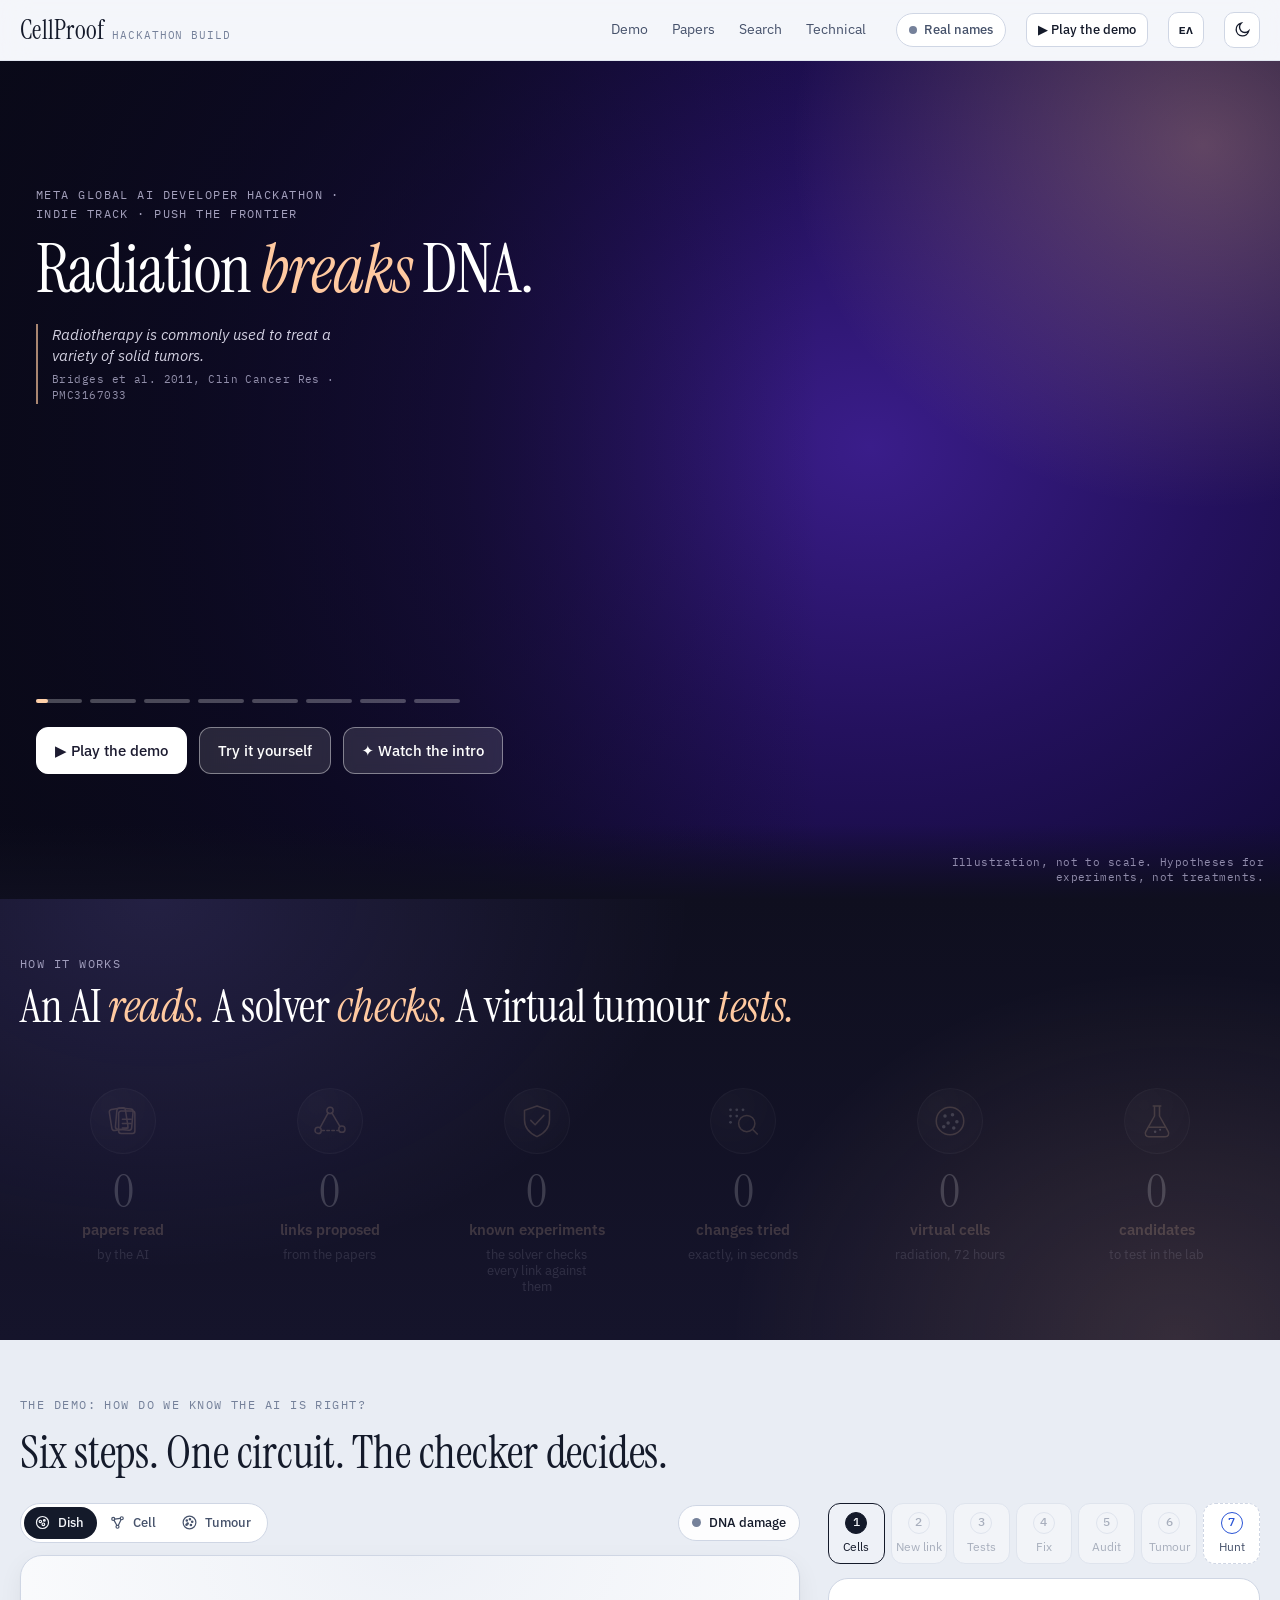
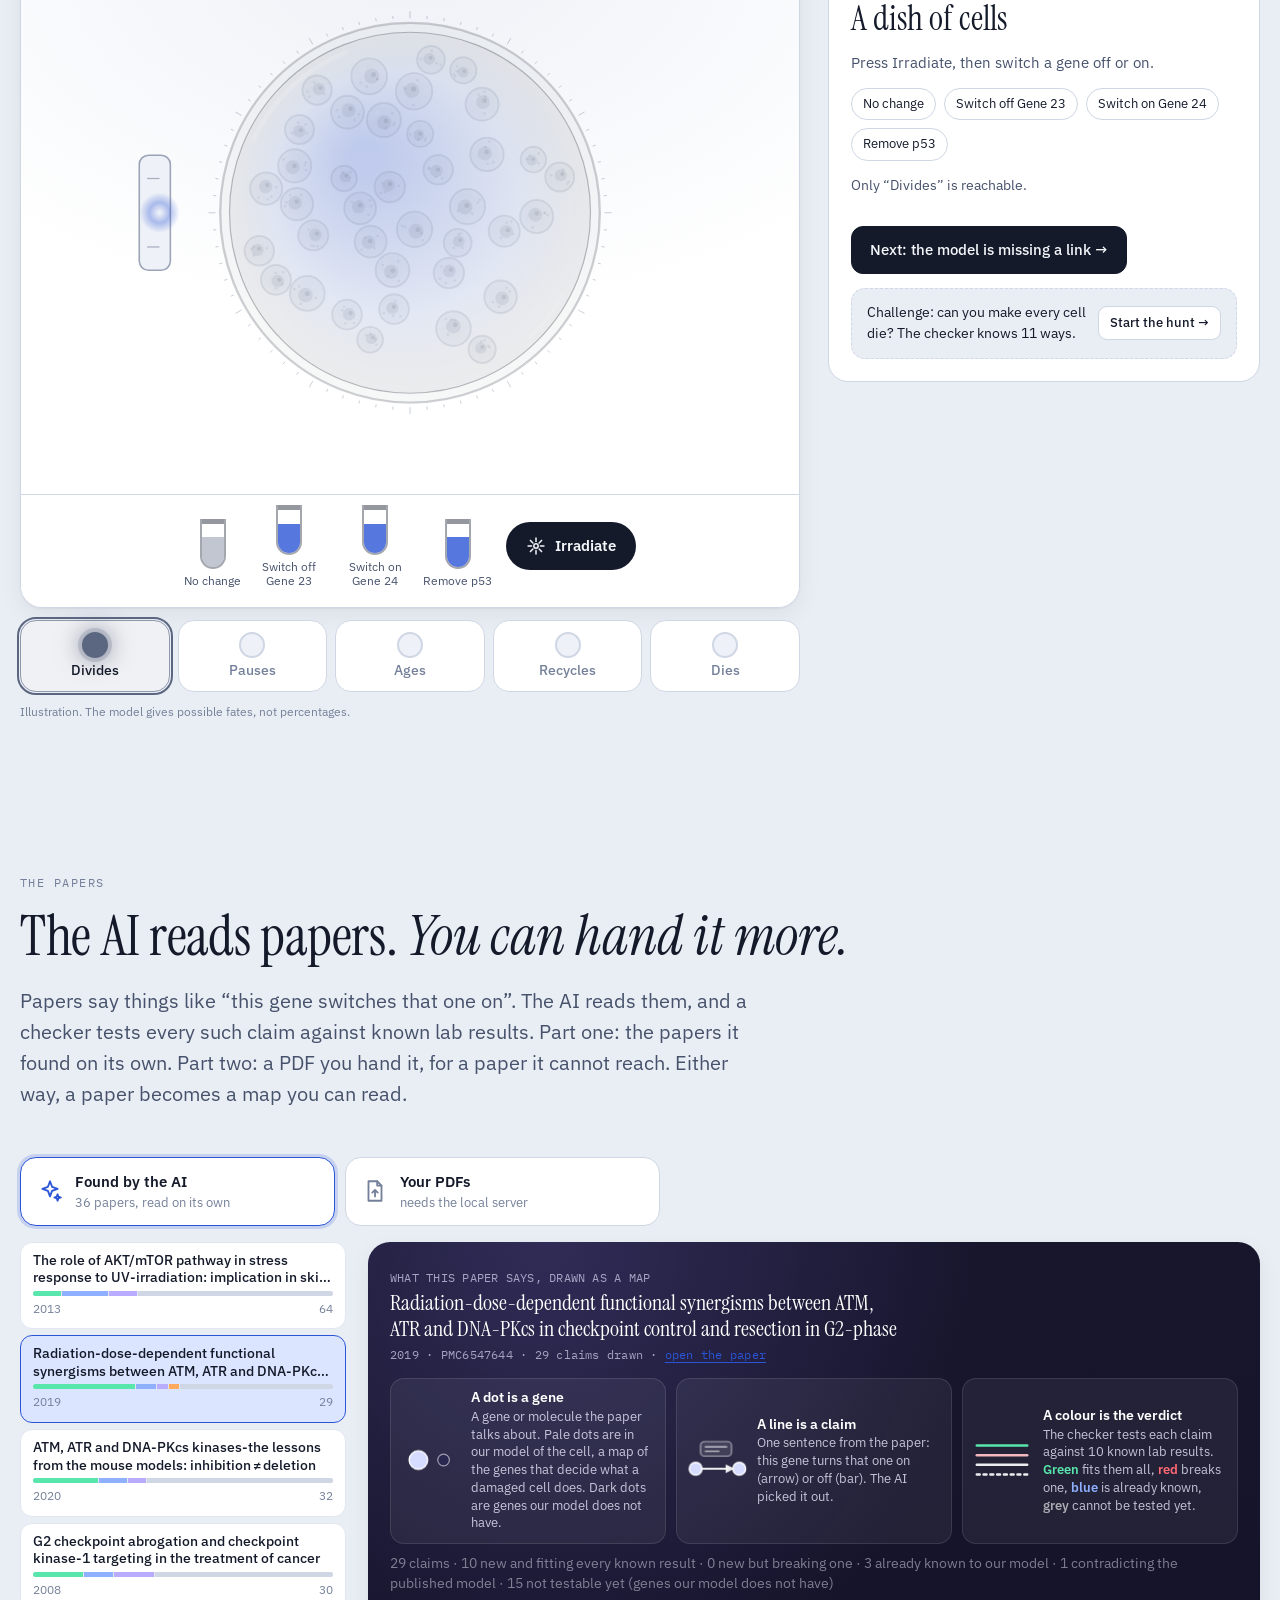
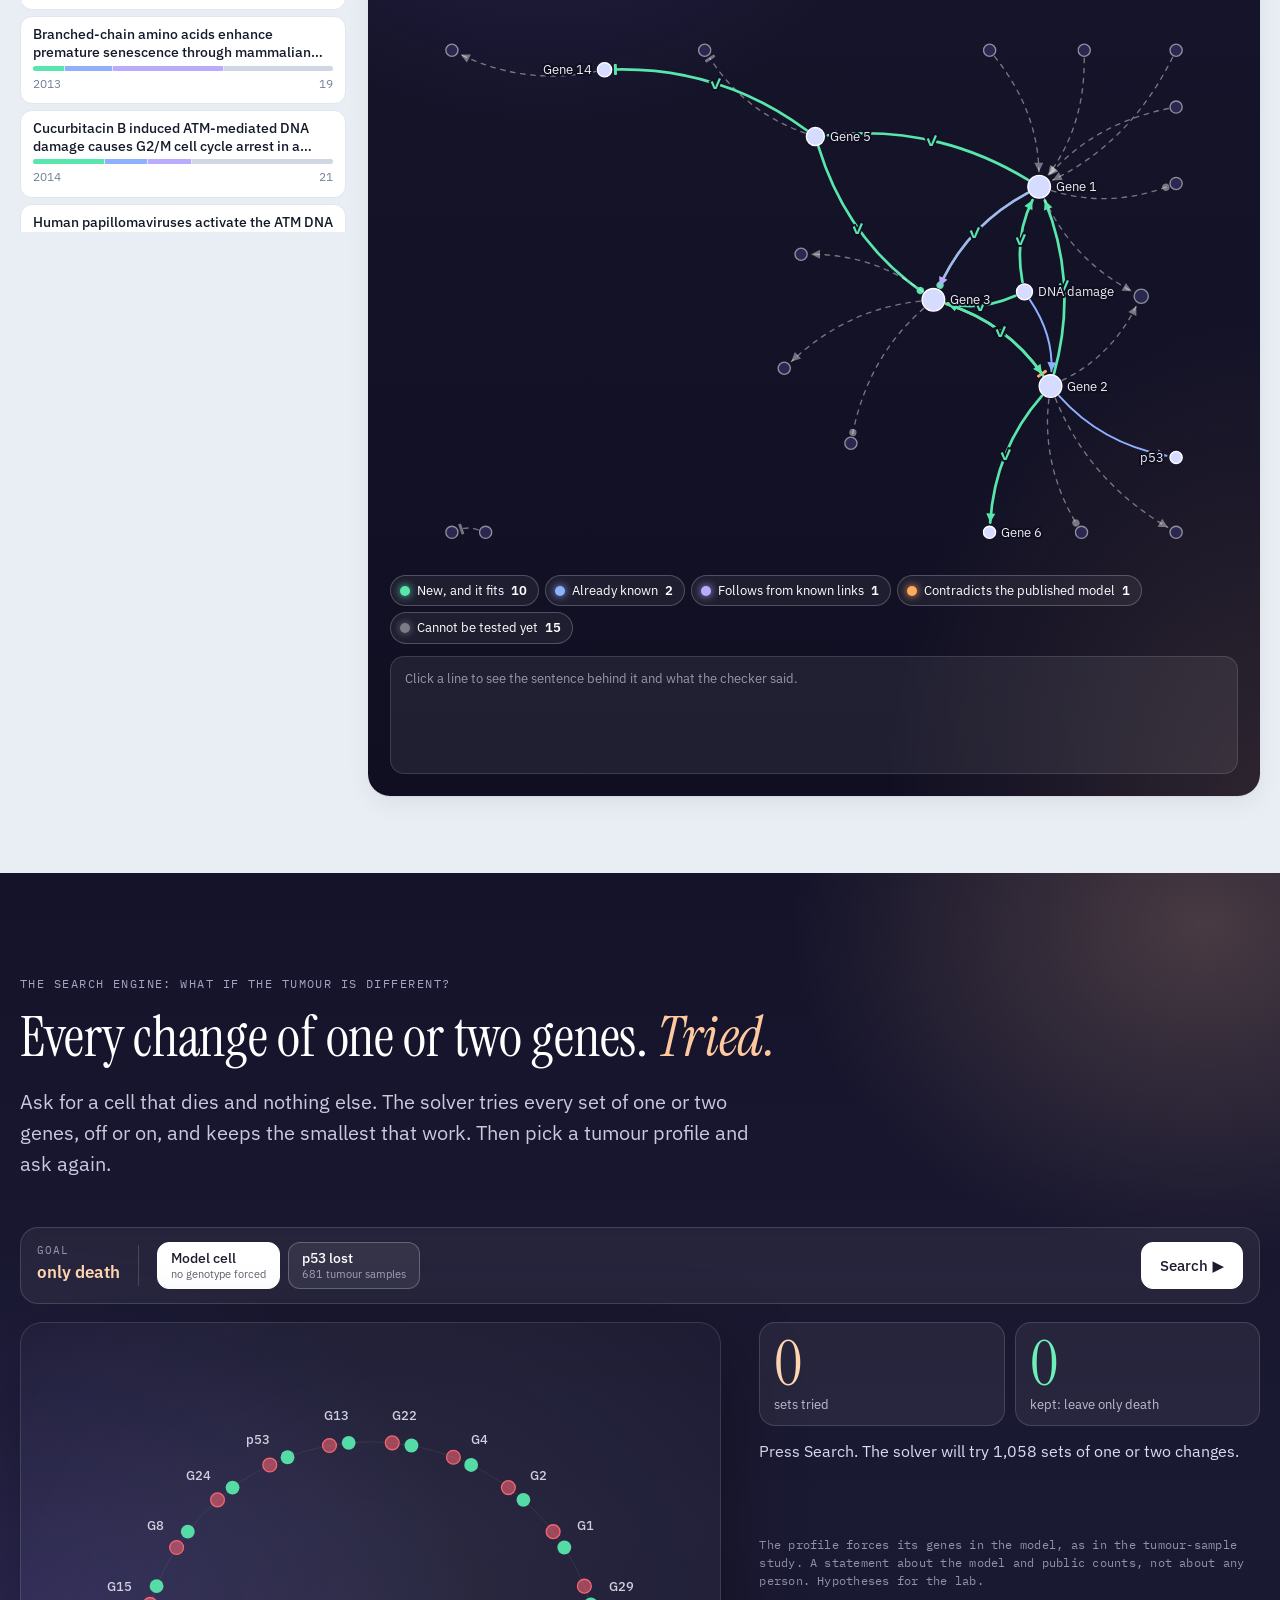
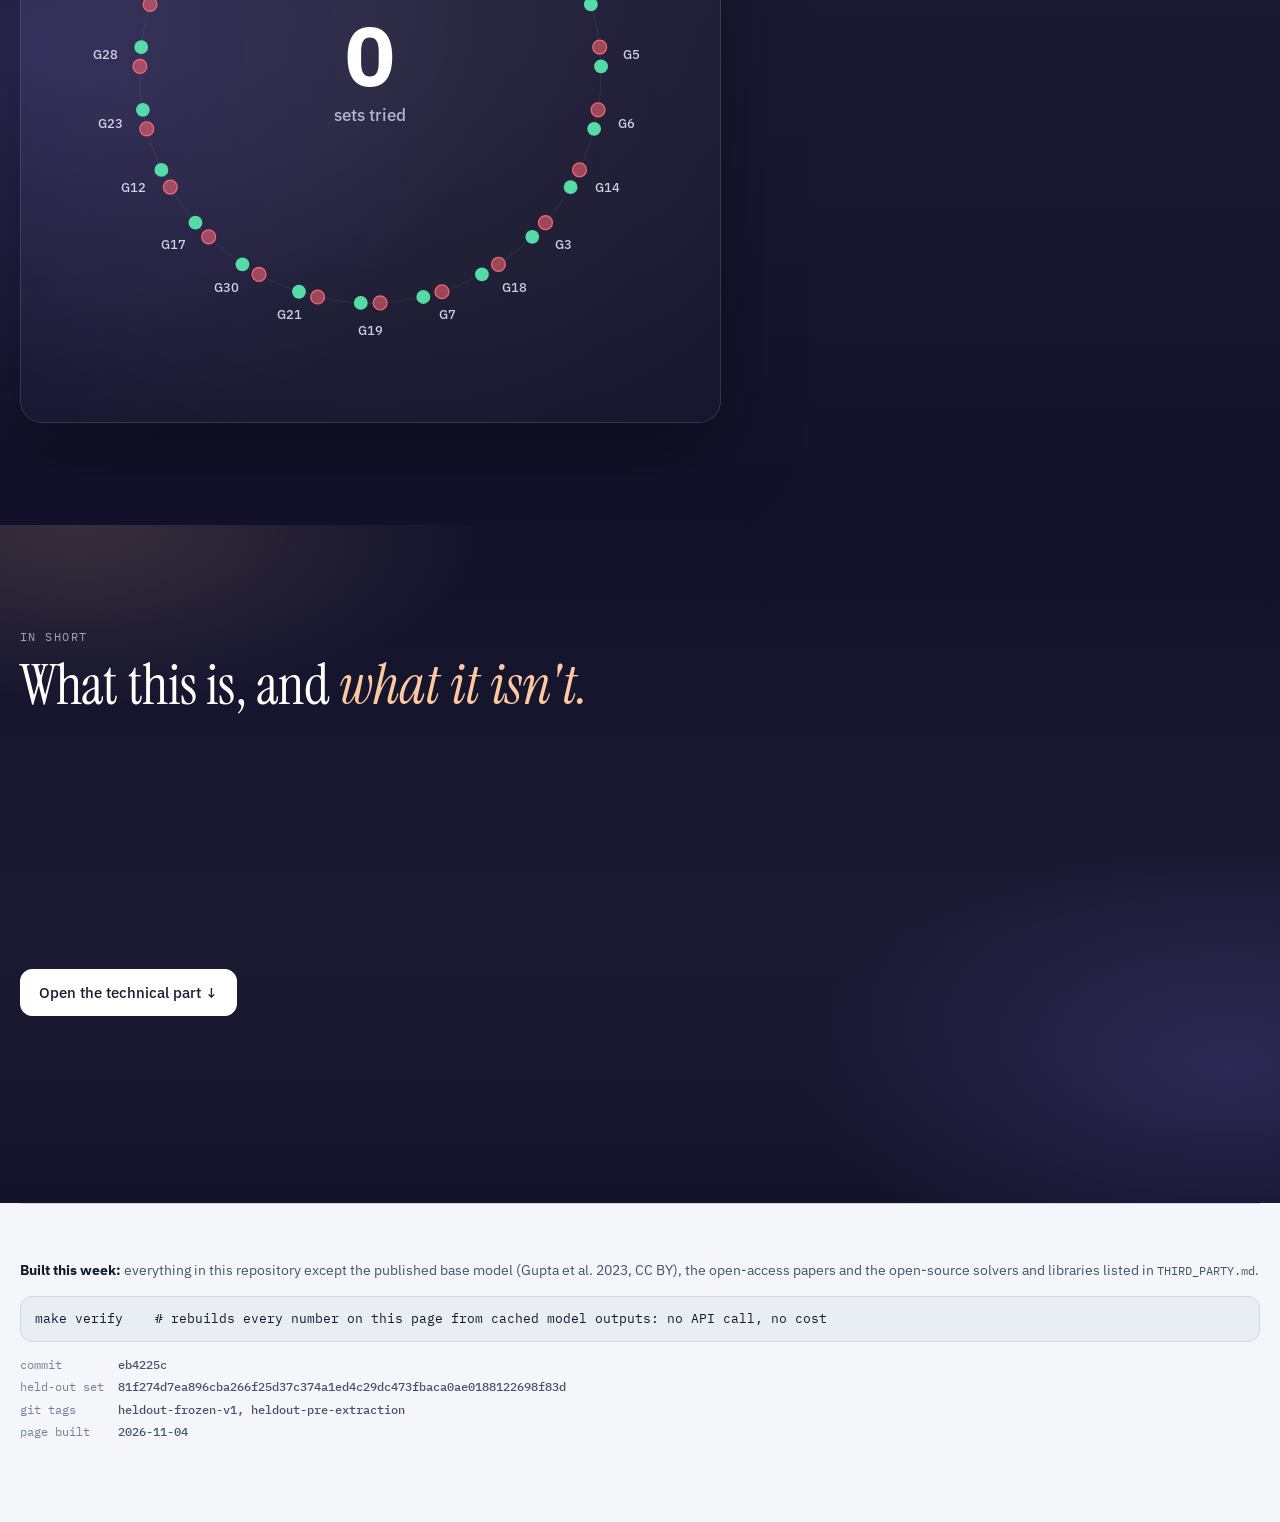
<file: index.html>
<!doctype html>
<meta charset="utf-8">
<title>CellProof</title>
<meta http-equiv="refresh" content="0; url=results/report.html">
<link rel="canonical" href="results/report.html">
<p><a href="results/report.html">CellProof: open the report</a></p>
</file>
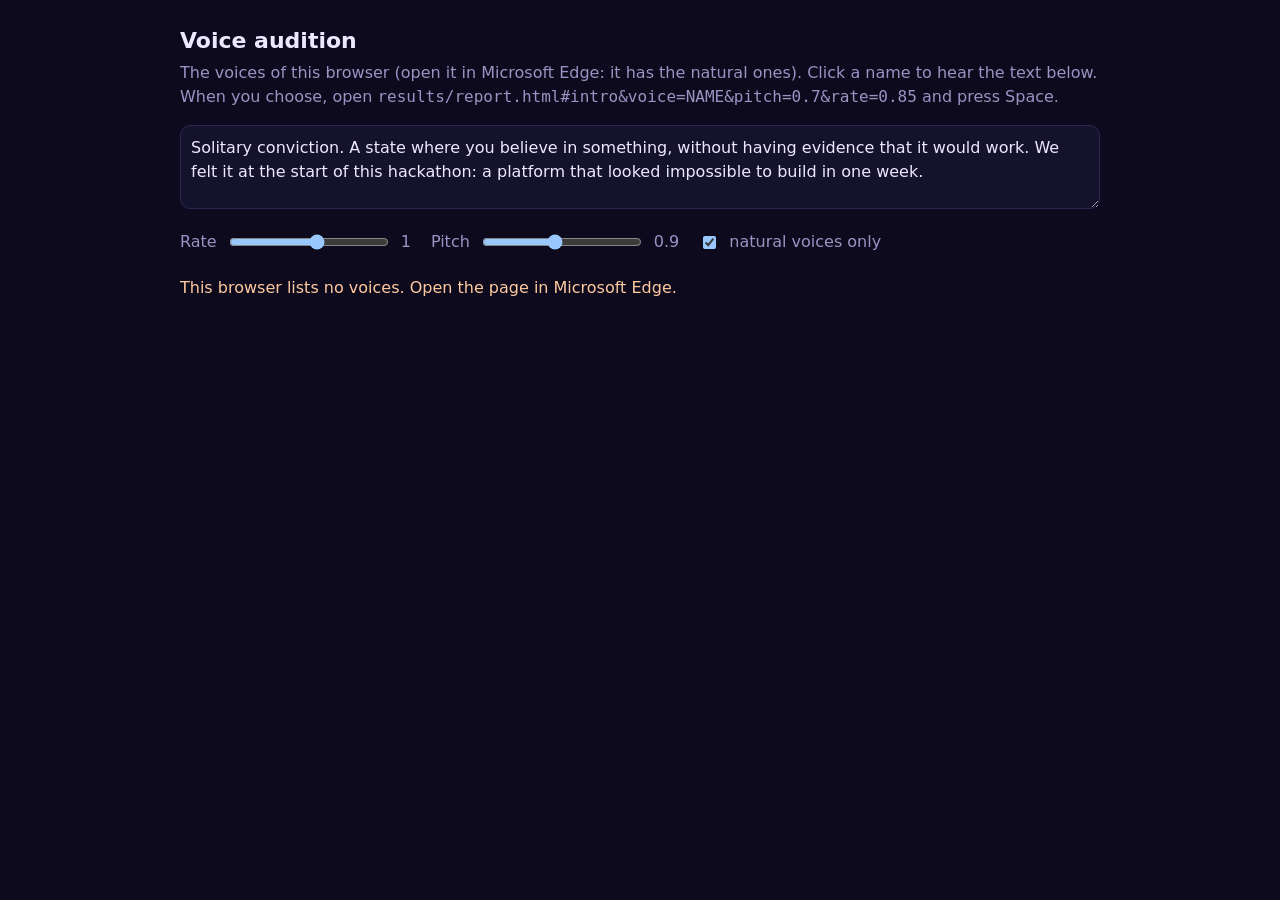
<file: docs/voice_audition.html>
<!doctype html>
<html lang="en">
<head>
<meta charset="utf-8">
<meta name="viewport" content="width=device-width, initial-scale=1">
<title>Voice audition</title>
<style>
  :root { color-scheme: dark; --bg: #0c0a1c; --fg: #ece8ff; --muted: #9a93c4; --line: #2c2650; --accent: #ffc9a0; }
  body { margin: 0; padding: 24px 16px 64px; background: var(--bg); color: var(--fg); font: 16px/1.5 system-ui, sans-serif; }
  main { max-width: 920px; margin: 0 auto; }
  h1 { font-size: 22px; margin: 0 0 4px; } p { color: var(--muted); margin: 0 0 16px; }
  textarea { width: 100%; min-height: 84px; padding: 10px; border-radius: 10px; border: 1px solid var(--line); background: #15122e; color: var(--fg); font: inherit; box-sizing: border-box; }
  .row { display: flex; flex-wrap: wrap; gap: 20px; margin: 14px 0 22px; align-items: center; }
  label { display: flex; gap: 10px; align-items: center; color: var(--muted); } input[type=range] { width: 160px; }
  h2 { font-size: 15px; letter-spacing: .08em; text-transform: uppercase; color: var(--accent); margin: 26px 0 10px; }
  .grid { display: grid; grid-template-columns: repeat(auto-fill, minmax(250px, 1fr)); gap: 8px; }
  button { text-align: left; padding: 10px 12px; border-radius: 10px; border: 1px solid var(--line); background: #15122e; color: var(--fg); font: inherit; cursor: pointer; }
  button:hover, button.on { border-color: var(--accent); } button small { display: block; color: var(--muted); }
  #none { color: var(--accent); }
</style>
</head>
<body>
<main>
  <h1>Voice audition</h1>
  <p>The voices of this browser (open it in Microsoft Edge: it has the natural ones). Click a name to hear the text below. When you choose, open
     <code>results/report.html#intro&amp;voice=NAME&amp;pitch=0.7&amp;rate=0.85</code> and press Space.</p>
  <textarea id="text">Solitary conviction. A state where you believe in something, without having evidence that it would work. We felt it at the start of this hackathon: a platform that looked impossible to build in one week.</textarea>
  <div class="row">
    <label>Rate <input id="rate" type="range" min="0.5" max="1.4" step="0.05" value="1"> <output id="rateOut">1</output></label>
    <label>Pitch <input id="pitch" type="range" min="0" max="2" step="0.05" value="0.9"> <output id="pitchOut">0.9</output></label>
    <label><input id="onlyNatural" type="checkbox" checked> natural voices only</label>
  </div>
  <p id="none" hidden>This browser lists no voices. Open the page in Microsoft Edge.</p>
  <div id="lists"></div>
</main>
<script>
  const $ = (s) => document.querySelector(s), lists = $("#lists"), text = $("#text");
  const GROUPS = [["English", "en"], ["Greek", "el"]];
  const shortName = (v) => v.name.replace(/^Microsoft\s+/, "").replace(/\s+-\s+.*$/, "").replace(/\s*Online \(Natural\)/, "").replace(/\s*\(Natural\)/, "");
  function draw() {
    const voices = speechSynthesis.getVoices(), only = $("#onlyNatural").checked; lists.innerHTML = "";
    $("#none").hidden = voices.length > 0;
    for (const [title, code] of GROUPS) {
      const vs = voices.filter((v) => v.lang.toLowerCase().startsWith(code) && (!only || /natural|online/i.test(v.name)));
      if (!vs.length) continue;
      const h = document.createElement("h2"); h.textContent = `${title} (${vs.length})`; const g = document.createElement("div"); g.className = "grid";
      for (const v of vs) {
        const b = document.createElement("button"); b.type = "button";
        b.innerHTML = `${shortName(v)}<small>${v.lang}${v.localService ? " · on this computer" : " · online"}</small>`;
        b.onclick = () => { document.querySelectorAll("button.on").forEach((x) => x.classList.remove("on")); b.classList.add("on"); speechSynthesis.cancel(); const u = new SpeechSynthesisUtterance(text.value); u.voice = v; u.lang = v.lang; u.rate = +$("#rate").value; u.pitch = +$("#pitch").value; speechSynthesis.speak(u); };
        g.append(b);
      }
      lists.append(h, g);
    }
  }
  for (const id of ["rate", "pitch"]) $("#" + id).oninput = () => { $("#" + id + "Out").textContent = $("#" + id).value; };
  $("#onlyNatural").onchange = draw; speechSynthesis.onvoiceschanged = draw; draw();
</script>
</body>
</html>
</file>
